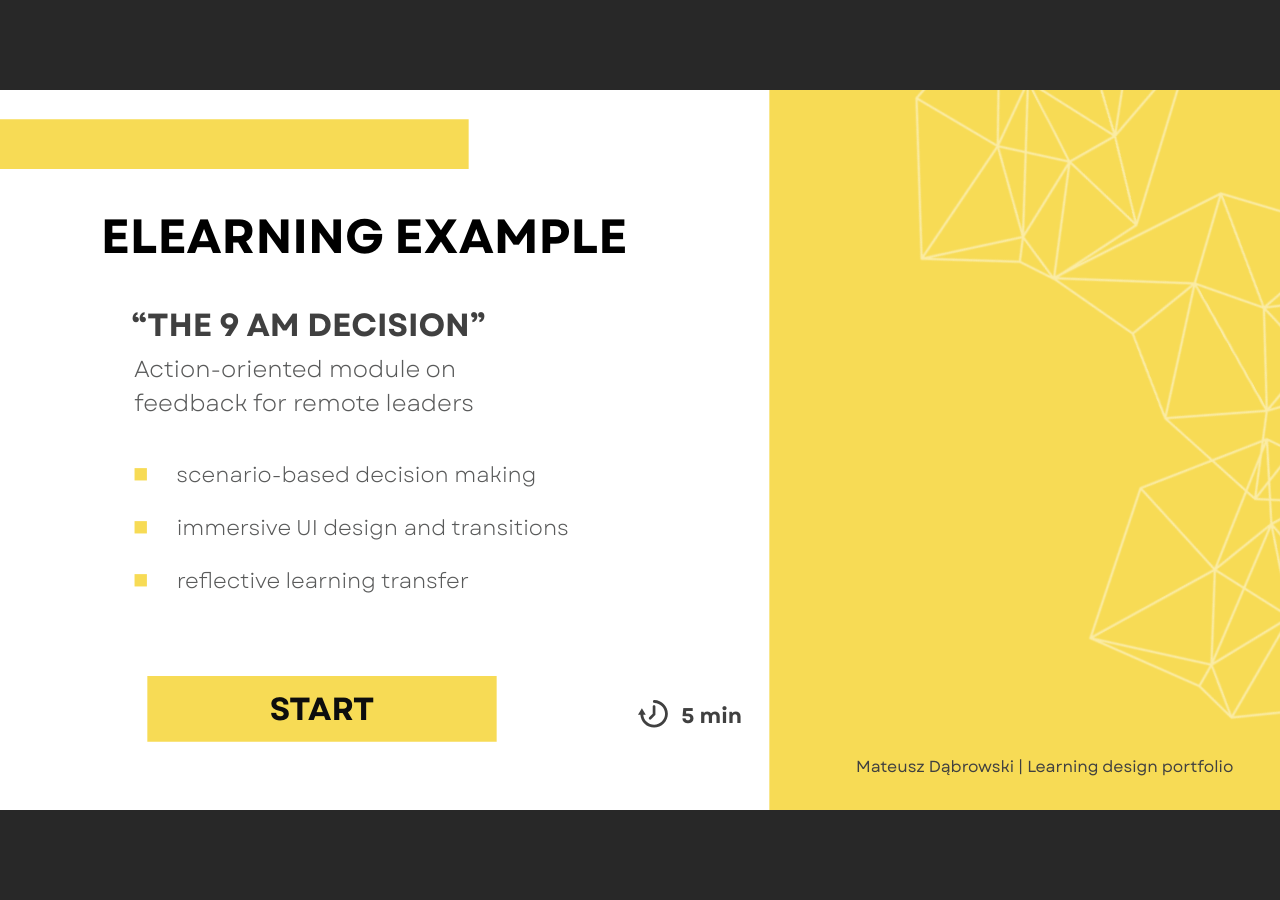
<file: index.html>
﻿<!doctype html>
<html lang="en-US">
<head>
  <meta charset="utf-8">
  <!-- Created using Storyline 360 x64 - http://www.articulate.com  -->
  <!-- version: 3.113.36519.0 -->
  <title>9AM Decision-learning example-Mateusz D&#261;browski</title>
  <meta http-equiv="x-ua-compatible" content="IE=edge"/>
  <meta name="viewport" content="width=device-width,initial-scale=1,user-scalable=no,shrink-to-fit=no,minimal-ui"/>
  <meta name="apple-mobile-web-app-capable" content="yes"/>
  <style>
    html, body { height: 100%; padding: 0; margin: 0 }
    #app { height: 100%; width: 100%; }
  </style>

  <script>
    window.DS = {};
    window.globals = {
      DATA_PATH_BASE: '',
      HAS_FRAME: true,
      HAS_SLIDE: true,

      lmsPresent: false,
      tinCanPresent: false,
      cmi5Present: false,
      aoSupport: false,
      scale: 'Scaled',
      captureRc: false,
      browserSize: 'optimal',
      bgColor: '#282828',
      features: 'DropInBase,JsInteractions,PlayerSizeOption,SlideLevelScale',
      themeName: 'unified',
      preloaderColor: '#FFFFFF',
      suppressAnalytics: false,
      productChannel: 'stable',
      publishSource: 'storyline',
      aid: 'aid|082a6656-1b72-5ff5-90d2-d8676ecd246c',
      cid: '9cb34fd6-cecf-4787-8a7d-8d4fd7f2f8ff',
      playerVersion: '3.113.36519.0',
      publishTimestamp: '2026-04-17T09:05:54.9351615Z',
      maxIosVideoElements: 10,
      connectionSettings: { message: 'You%20are%20offline.%20Trying%20to%20reconnect...', useDarkTheme: false, mode: 'disabled' },
      hasFeature: function(feature) {
        return this.features.split(',').includes(feature);
      },
      
      parseParams: function(qs) {
        if (window.globals.parsedParams != null) {
          return window.globals.parsedParams;
        }
        qs = (qs || window.location.search.substr(1)).split('+').join(' ');
        var params = {},
            tokens,
            re = /[?&]?([^=]+)=([^&]*)/g;

        while (tokens = re.exec(qs)) {
          params[decodeURIComponent(tokens[1]).trim()] =
            decodeURIComponent(tokens[2]).trim();
        }
        window.globals.parsedParams = params;
        return params;
      }

    };

    if (window.flagsUnderTest != null) {
      window.globals.features = window.flagsUnderTest.reduce((accum, feature) => {
        if (!accum.includes(feature)) {
          accum.push(feature);
        }
        return accum;
      }, window.globals.features.split(',')).join();
    }
  </script>
  <script>
    var isIe11 = ('ActiveXObject' in window || window.MSBlobBuilder != null)
      && window.msCrypto != null && !window.ActiveXObject;
    if (isIe11) {
      window.globals.unsupportedBrowser = true;
      document.write(atob('[base64]'));
    }
  </script>

  <script>
    if (window.globals.hasFeature('Localization')) {
      
      
    }
  </script>

  
  
  <script>window.THREE = { };</script>
  
</head>
<body style="background: #282828" class="cs-HTML theme-unified">
  <!-- 360 -->
  <script>!function(){var e,i=/iPhone/i,o=/iPod/i,n=/iPad/i,t=/\biOS-universal(?:.+)Mac\b/i,r=/\bAndroid(?:.+)Mobile\b/i,a=/Android/i,d=/(?:SD4930UR|\bSilk(?:.+)Mobile\b)/i,p=/Silk/i,l=/Windows Phone/i,u=/\bWindows(?:.+)ARM\b/i,b=/BlackBerry/i,s=/BB10/i,c=/Opera Mini/i,f=/\b(CriOS|Chrome)(?:.+)Mobile/i,h=/Mobile(?:.+)Firefox\b/i,v=function(e){return void 0!==e&&"MacIntel"===e.platform&&"number"==typeof e.maxTouchPoints&&e.maxTouchPoints>1&&"undefined"==typeof MSStream};e=function(e){var m={userAgent:"",platform:"",maxTouchPoints:0};e||"undefined"==typeof navigator?"string"==typeof e?m.userAgent=e:e&&e.userAgent&&(m={userAgent:e.userAgent,platform:e.platform,maxTouchPoints:e.maxTouchPoints||0}):m={userAgent:navigator.userAgent,platform:navigator.platform,maxTouchPoints:navigator.maxTouchPoints||0};var g=m.userAgent,y=g.split("[FBAN");void 0!==y[1]&&(g=y[0]),void 0!==(y=g.split("Twitter"))[1]&&(g=y[0]);var A=function(e){return function(i){return i.test(e)}}(g),w={apple:{phone:A(i)&&!A(l),ipod:A(o),tablet:!A(i)&&(A(n)||v(m))&&!A(l),universal:A(t),device:(A(i)||A(o)||A(n)||A(t)||v(m))&&!A(l)},amazon:{phone:A(d),tablet:!A(d)&&A(p),device:A(d)||A(p)},android:{phone:!A(l)&&A(d)||!A(l)&&A(r),tablet:!A(l)&&!A(d)&&!A(r)&&(A(p)||A(a)),device:!A(l)&&(A(d)||A(p)||A(r)||A(a))||A(/\bokhttp\b/i)},windows:{phone:A(l),tablet:A(u),device:A(l)||A(u)},other:{blackberry:A(b),blackberry10:A(s),opera:A(c),firefox:A(h),chrome:A(f),device:A(b)||A(s)||A(c)||A(h)||A(f)},any:!1,phone:!1,tablet:!1};return w.any=w.apple.device||w.android.device||w.windows.device||w.other.device,w.phone=w.apple.phone||w.android.phone||w.windows.phone,w.tablet=w.apple.tablet||w.android.tablet||w.windows.tablet,w}(),"object"==typeof exports&&"undefined"!=typeof module?module.exports=e:"function"==typeof define&&define.amd?define((function(){return e})):this.isMobile=e}();
    window.isMobile.apple.tablet = window.isMobile.apple.tablet ||
      (navigator.platform === 'MacIntel' && navigator.maxTouchPoints > 1);
    window.isMobile.apple.device = window.isMobile.apple.device || window.isMobile.apple.tablet;
    window.isMobile.tablet = window.isMobile.tablet || window.isMobile.apple.tablet;
    window.isMobile.any = window.isMobile.any || window.isMobile.apple.tablet;
  </script>

  <div id="focus-sink" tabindex="-1"></div>

  <div id="preso"></div>
  <script>
    (function() {

      var classTypes = [ 'desktop', 'mobile', 'phone', 'tablet' ];

      var addDeviceClasses = function(prefix, testObj) {
        var curr, i;
        for (i = 0; i < classTypes.length; i++) {
          curr = classTypes[i];
          if (testObj[curr]) {
            document.body.classList.add(prefix + curr);
          }
        }
      };

      var params = window.globals.parseParams(),
          isDevicePreview = params.devicepreview === '1',
          isPhoneOverride = params.deviceType === 'phone' || (isDevicePreview && params.phone == '1'),
          isTabletOverride = (params.deviceType === 'tablet' || isDevicePreview) && !isPhoneOverride,
          isMobileOverride = isPhoneOverride || isTabletOverride;

      var deviceView = {
        desktop: !window.isMobile.any && !isMobileOverride,
        mobile: window.isMobile.any || isMobileOverride,
        phone: isPhoneOverride || (window.isMobile.phone && !isTabletOverride),
        tablet: isTabletOverride || window.isMobile.tablet
      };

      window.globals.deviceView = deviceView;
      window.isMobile.desktop = !window.isMobile.any;
      window.isMobile.mobile = window.isMobile.any;

      addDeviceClasses('view-', deviceView);

    })();
  </script>
  
  <script src='story_content/triggers.js' type=text/javascript></script>
<script src='story_content/user.js' type=text/javascript></script>
  <div class="slide-loader"></div>

  <script>
    var doc = document, loader = doc.body.querySelector('.slide-loader'); [ 1, 2, 3 ].forEach(function(n) { var d = doc.createElement('div'); d.style.backgroundColor = window.globals.preloaderColor; d.classList.add('mobile-loader-dot'); d.classList.add('dot' + n); loader.appendChild(d); });
  </script>

  <div class="mobile-load-title-overlay" style="display: none">
    <div class="mobile-load-title">9AM Decision-learning example-Mateusz D&#261;browski</div>
  </div>

  <div class="mobile-chrome-warning"></div>

  
<style>
  .warn-connection-dialog {
    display: none;
    background: transparent;
    pointer-events: all;
    position: fixed;
    left: 0;
    top: 0;
    width: 100%;
    height: 100%;
    z-index: 999;
  }

  .warn-connection-content {
    pointer-events: all;
    border-radius: 4px;
    background: white;
    border: 1px solid #E7E7E7;
    color: #333333;
    box-shadow: 0 2px 4px rgba(0, 0, 0, 0.25);
    transition: all 150ms ease-out;
    position: absolute;
    white-space: nowrap;
  }

  .view-phone.is-landscape .warn-connection-content {
    left: 23px;
    bottom: 23px;
  }

  .view-tablet.is-landscape .warn-connection-content {
    left: 50%;
    top: 20px;
    transform: translateX(-50%);
  }

  .view-mobile.is-portrait .warn-connection-content {
    transform: translate(-50%, calc(-100% - 15px));
  }

  .warn-connection-content p {
    display: inline-block;
    margin: 0 8px 0 0;
    line-height: 33px;
    font-size: 11px;
  }

  .warn-connection-content svg {
    position: relative;
    vertical-align: middle;
    margin: 0 2px 2px 8px;
  }

  .view-desktop .warn-connection-content {
    left: 1.5em;
    bottom: 1.5em;
  }

  .view-desktop .warn-connection-content p {
    font-size: 1.1em;
  }

  .is-offline .warn-connection-dialog {
    display: block;
  }

  .is-offline .cs-panel * {
    pointer-events: none !important;
  }

  .is-offline .cs-panel {
    pointer-events: all !important;
  }

  .is-offline #nav-controls * {
    pointer-events: none !important;
  }

  .is-offline #nav-controls {
    pointer-events: all !important;
  }
</style>

<div class="warn-connection-dialog" role="alertdialog" aria-modal="true" tabindex="0" aria-labelledby="warn-connection-message">
  <div class="warn-connection-content">
    <svg width="17" height="15" viewBox="0 0 17 15" xmlns="http://www.w3.org/2000/svg">
      <path fill="#8F0000" stroke="white" d="M16.07,12.98 L15.88,12.23 L9.51,1.21 C8.97,0.26,7.6,0.26,7.06,1.21 L0.69,12.23 C0.15,13.16,0.81,14.36,1.91,14.36 H14.65 C15.47,14.36,16.05,13.7,16.07,12.98 Z"/>
      <path fill="white" stroke="white" d="M8.58,5.5 C8.35,5.28,8.5,5.35,8.21,5.32 C8.09,5.35,7.97,5.49,7.96,5.67 C7.97,5.79,7.98,5.92,7.98,6.04 L7.98,6.04 C7.99,6.17,8,6.31,8.01,6.43 L8.01,6.44 C8.03,6.92,8.06,7.41,8.09,7.9 L8.09,7.9 C8.12,8.39,8.14,8.88,8.17,9.37 C8.17,9.39,8.18,9.42,8.2,9.44 C8.23,9.46,8.25,9.47,8.28,9.47 C8.31,9.47,8.34,9.46,8.35,9.44 C8.37,9.43,8.38,9.4,8.39,9.35 L8.39,9.34 C8.39,9.24,8.4,9.15,8.4,9.05 L8.4,9.05 C8.41,8.96,8.41,8.86,8.42,8.75 C8.43,8.44,8.45,8.12,8.47,7.81 L8.47,7.81 C8.49,7.49,8.51,7.18,8.53,6.87 C8.55,6.46,8.56,6.05,8.59,5.64 L8.6,5.62 C8.6,5.57,8.59,5.53,8.58,5.5 L8.21,5.32 Z"/>
      <circle fill="white" stroke="white" cx="8.3" cy="11.35" r="0.3"/>
    </svg>
    <p id="warn-connection-message">You are offline. Trying to reconnect...</p>
  </div>
</div>

<script>
  (function() {
    window.DS.connection = {
      warningShown: false,
      assets: {},
      loadingAssetGroup: false,
      retryDelay: 500
    };

    var connectionSettings = window.globals.connectionSettings || {};

    var useConnectionMessages = window.AbortController != null &&
      window.location.protocol != 'file:' &&
      connectionSettings.mode === 'normal';

    window.DS.connection.useConnectionMessages = useConnectionMessages;

    var assetCount = 0;
    var checkLoadedId;


    if (useConnectionMessages && connectionSettings != null) {
      var contentEl = document.querySelector('.warn-connection-content');
      var messageEl = contentEl.querySelector('p');

      if (connectionSettings.useDarkTheme) {
        contentEl.style.borderColor = '#BABBBA';
        contentEl.style.backgroundColor = '#282828';
        contentEl.style.color = '#FFFFFF';
      }

      if (connectionSettings.message != null) {
        messageEl.textContent = window.decodeURIComponent(connectionSettings.message);
      }
    }

    function checkAssetsReady() {
      for (var i in DS.connection.assets) {
        if (!DS.connection.assets[i].success) {
          return false;
        }
      }
      return true;
    }

    function stopAssetGroup() {
      if (!useConnectionMessages) { return; }

      assetCount = 0;

      DS.connection.oldAssetGroup = DS.connection.assets;
      DS.connection.assets = {};
      DS.connection.loadingAssetGroup = false;
      clearInterval(checkLoadedId);
    }

    function startAssetGroup() {
      if (!useConnectionMessages) { return; }
      var ticks = 0;
      clearInterval(checkLoadedId);
      checkLoadedId = setInterval(function() {
        var loaded = 0;
        if (assetCount === 0 && loaded === 0) {
          clearInterval(checkLoadedId);
          return;
        }

        for (var i in DS.connection.assets) {
          if (DS.connection.assets[i].success) {
            loaded++;
          }
        }

        if (assetCount === loaded && checkAssetsReady()) {
          for (var i in DS.connection.assets) {
            if (DS.connection.assets[i].action) {
              DS.connection.assets[i].action();
            }
          }
          hideWarning();
          stopAssetGroup();
        }
      }, 100)
    }

    function requiredAsset(url, action, retry, type) {
      if (!useConnectionMessages) { return; }
      if (DS.connection.assets[url]) { return; }

      DS.connection.assets[url] = {
        success: false, action: action, retry: retry, type: type
      };
      assetCount = Object.keys(DS.connection.assets).length;
      if (!DS.connection.loadingAssetGroup) {
        startAssetGroup();
      }
      DS.connection.loadingAssetGroup = true;
    }

    function assetLoaded(url) {
      if (!useConnectionMessages) { return; }
      if (DS.connection.assets[url]) {
        DS.connection.assets[url].success = true;
      }
    }

    function assetFailed(url) {
      if (!useConnectionMessages) { return; }
      if (!DS.connection.assets[url]) {
        if (/\.js$/.test(url) && url.indexOf('transcripts') === -1) {
          setTimeout(function() {
            if (DS.connection.lastSlideLoaded != null) {
              DS.connection.lastSlideLoaded();
            }
          }, DS.connection.retryDelay);
        }
        return;
      }
      if (!DS.connection.warningShown) { showWarning(); }
      if (DS.connection.assets[url].retry) {
        setTimeout(function() {
          if (!DS.connection.assets[url].success) {
            DS.connection.assets[url].retry()
          }
        }, DS.connection.retryDelay);
      }
    }

    function hideWarning() {
      document.body.classList.remove('is-offline');
      DS.connection.warningShown = false;
      enableKeys();
    }
    DS.connection.hideWarning = hideWarning

    function showWarning(btn) {
      document.body.classList.add('is-offline')
      DS.connection.warningShown = true;
      updateWarningPosition();
      disableKeys();
    }

    function updateWarningPosition() {
      if (!DS.connection.warningShown) {
        return;
      }

      var isPortrait = document.body.classList.contains('is-portrait');
      var isMobile = document.body.classList.contains('view-mobile');
      var warningEl = document.querySelector('.warn-connection-content');

      if (isPortrait && isMobile) {
        var slide = document.querySelector('.primary-slide');
        var slideRect = slide != null
          ? slide.getBoundingClientRect()
          : { top: window.innerHeight, left: 0, width: window.innerWidth };

        warningEl.style.top = `${slideRect.top}px`
        warningEl.style.left = `${slideRect.left + slideRect.width / 2}px`
      } else {
        warningEl.style.top = null;
        warningEl.style.left = null;
      }

      window.requestAnimationFrame(updateWarningPosition);
    }

    function onDisableKeyDown(e) {
      e.preventDefault();
      e.stopImmediatePropagation();
    }

    function onDisableKeyUp(e) {
      e.preventDefault();
      e.stopImmediatePropagation();
    }

    var accStyle = document.createElement('style');
    var warnDialogEl = document.querySelector('.warn-connection-dialog');

    function disableKeys() {
      if (DS.views && DS.views.nsStack && DS.views.nsStack.length === 1) {
        DS.views.nsStack[0].tabReachable = false
        DS.views.nsStack[0].updateTabIndex(true);
      }

      accStyle.innerHTML = '.acc-shadow-dom { display: none; }';
      document.body.appendChild(accStyle);

      warnDialogEl.parentNode.append(warnDialogEl);
      warnDialogEl.focus();
    }

    function enableKeys() {
      accStyle.remove();
      if (DS.views && DS.views.nsStack && DS.views.nsStack.length === 1 && DS.views.nsStack[0].name === '_frame') {
        DS.views.nsStack[0].tabReachable = true;
        DS.views.nsStack[0].updateTabIndex();
      }
    }

    // these will all be noops if the feature flag isn't set in
    // the data and `window.globals.features`
    DS.connection.requiredAsset = requiredAsset;
    DS.connection.assetLoaded = assetLoaded;
    DS.connection.assetFailed = assetFailed;
    DS.connection.stopAssetGroup = stopAssetGroup;
    DS.connection.startAssetGroup = startAssetGroup;
  })();
</script>


  <script>
    
    if (window.autoSpider && window.vInterfaceObject) {
      document.querySelector('.mobile-load-title-overlay').style.display = 'none';
    }
  </script>

  

  <link rel="stylesheet" href="html5/data/css/output.min.css" data-noprefix/>
</body>
<script src="html5/lib/scripts/bootstrapper.min.js"></script>
</html>
</file>
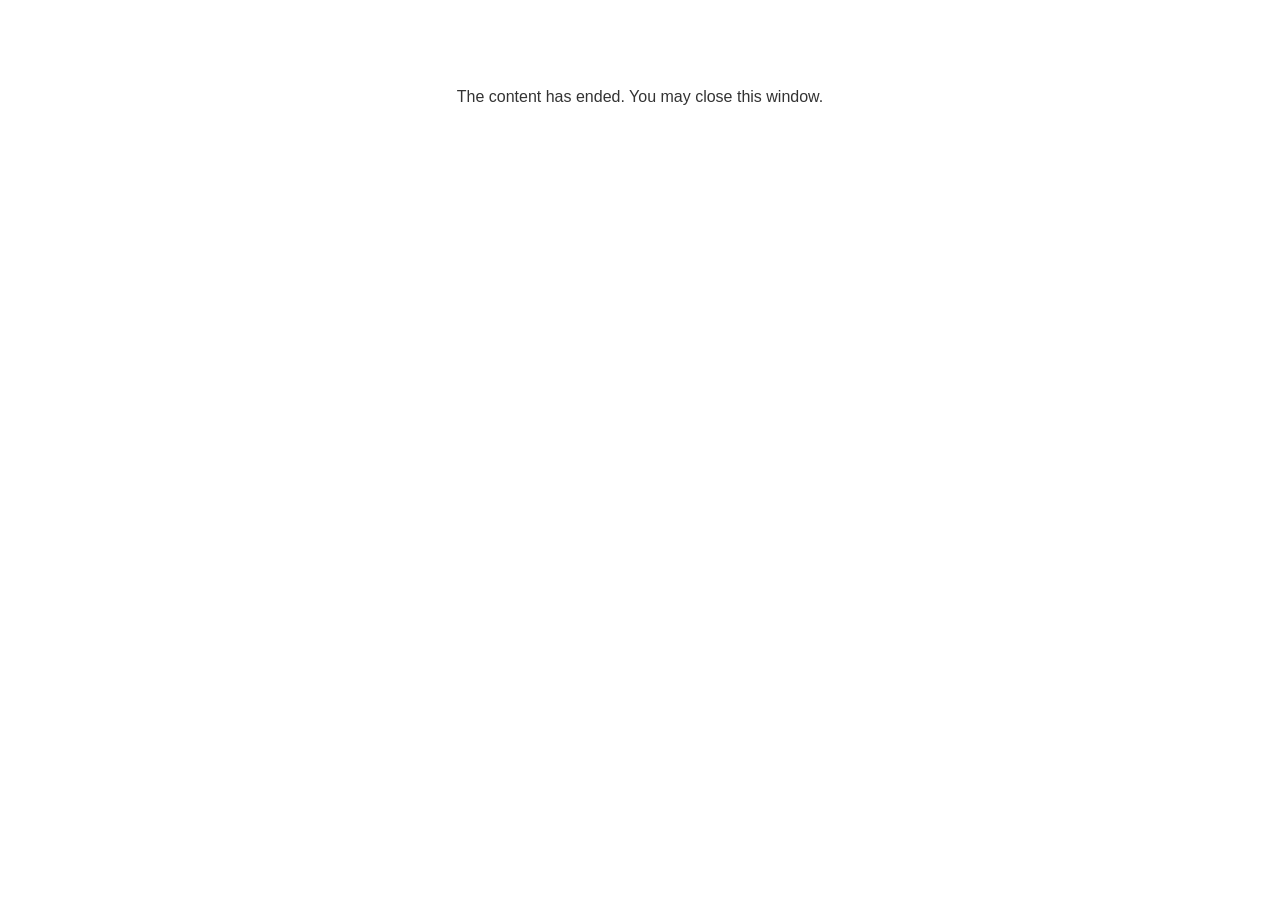
<file: lms/goodbye.html>
<!doctype html>
<html>
<body style="background-color: #ffffff;">

<p role="alert" style="color: #333333;font-family: Lato, articulate, tahoma, arial;font-size: medium;text-align: center;">
<br><br><br><br>
The content has ended. You may close this window.
</p>

</body>
</html>
</file>
